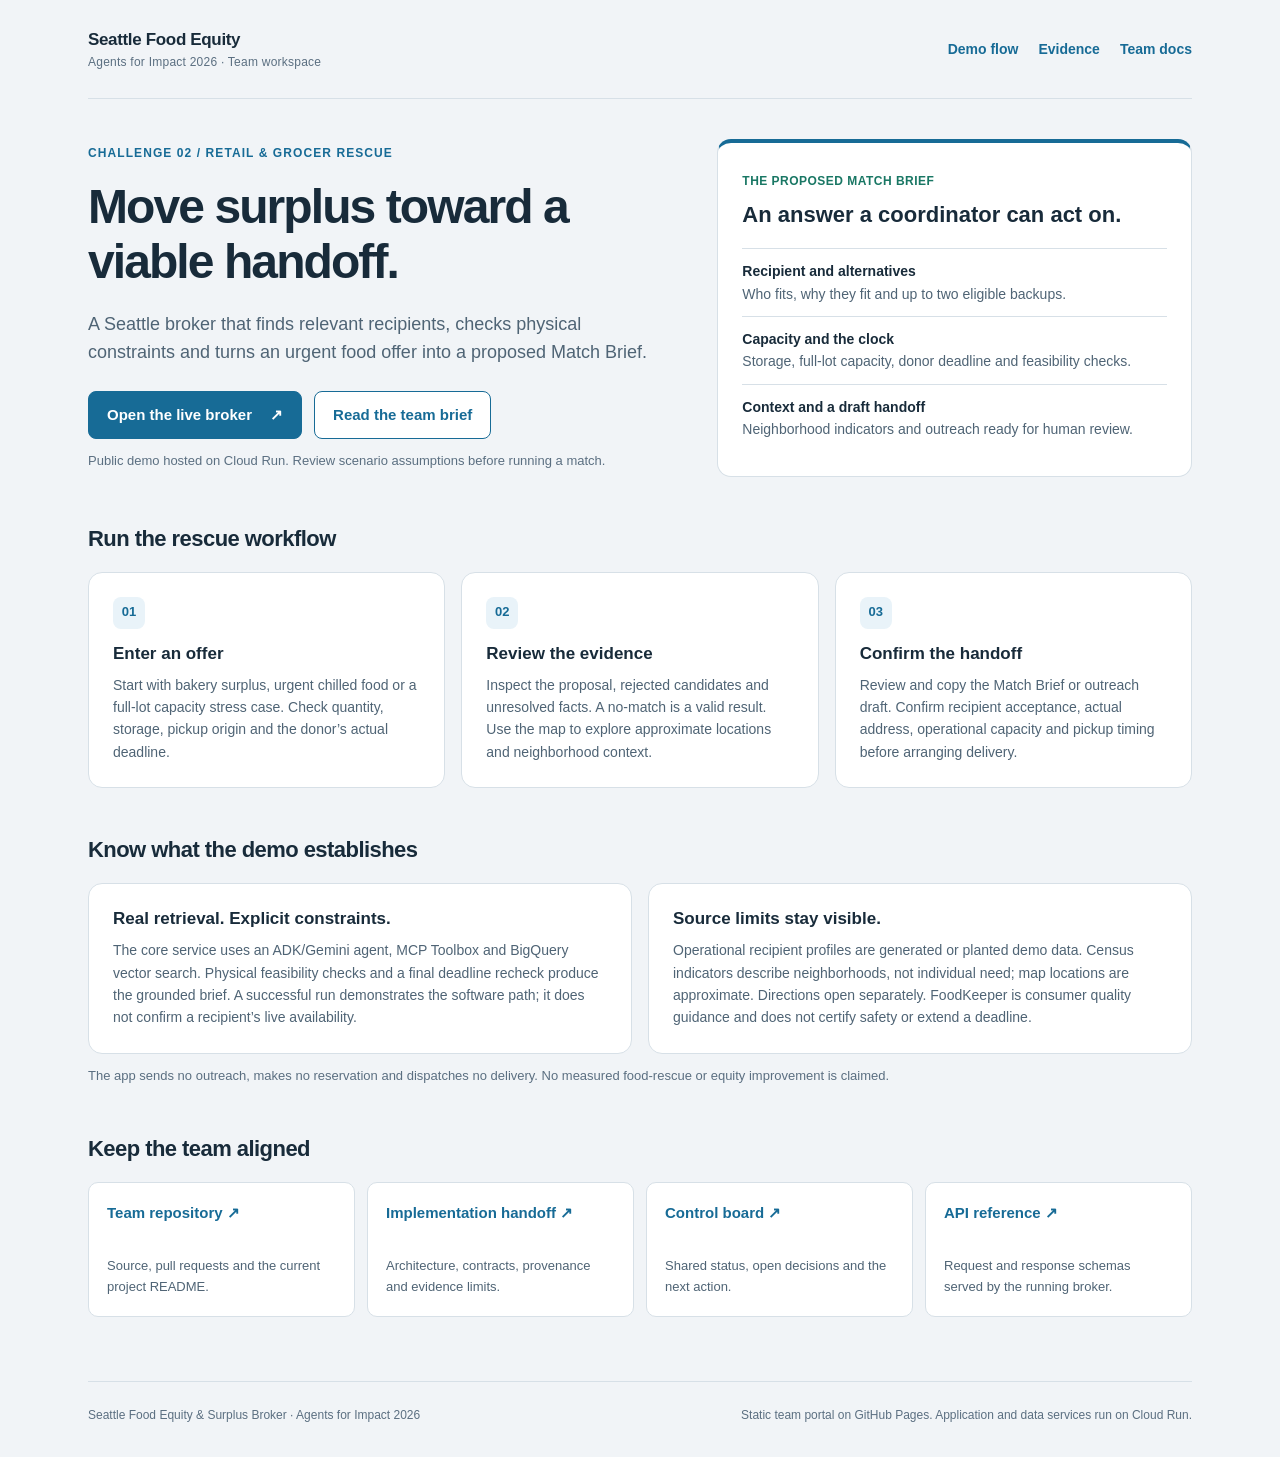
<file: site/index.html>
<!doctype html>
<html lang="en">
<head>
  <meta charset="utf-8">
  <meta name="viewport" content="width=device-width, initial-scale=1">
  <meta name="description" content="Seattle Food Equity & Surplus Broker: team demo and documentation for the Agents for Impact retail and grocer rescue challenge.">
  <meta name="color-scheme" content="light">
  <title>Seattle Food Equity · Team workspace</title>
  <style>
    :root { --page:#f1f4f7; --card:#fff; --ink:#182b3a; --secondary:#4f6475; --muted:#5b6f81; --line:#d7e0e7; --blue:#176b96; --blue-hover:#125879; --blue-soft:#e9f3f9; --green:#197764; --amber:#805416; }
    * { box-sizing:border-box; }
    html { scroll-behavior:smooth; }
    body { margin:0; background:var(--page); color:var(--ink); font:16px/1.6 -apple-system,BlinkMacSystemFont,"Segoe UI",sans-serif; }
    a { color:var(--blue); text-underline-offset:4px; }
    a:hover { color:var(--blue-hover); }
    a:focus-visible { outline:3px solid var(--blue); outline-offset:4px; border-radius:4px; }
    .skip { position:absolute; top:-100px; left:16px; z-index:1; background:var(--card); padding:12px; }
    .skip:focus { top:12px; }
    .shell { max-width:1160px; margin:auto; padding:0 28px; }
    header { display:flex; justify-content:space-between; align-items:center; gap:24px; padding:26px 0; border-bottom:1px solid var(--line); }
    .identity { font-size:17px; font-weight:700; letter-spacing:-.02em; text-decoration:none; color:var(--ink); }
    .identity span { display:block; font-size:12px; font-weight:500; color:var(--muted); letter-spacing:.02em; }
    nav { display:flex; gap:20px; flex-wrap:wrap; }
    nav a { display:inline-flex; align-items:center; min-height:44px; font-size:14px; text-decoration:none; font-weight:600; }
    main { padding:40px 0 24px; }
    .hero { display:grid; grid-template-columns:1.25fr 1fr; gap:36px; align-items:center; }
    .eyebrow { margin:0 0 16px; font-size:12px; font-weight:700; letter-spacing:.09em; text-transform:uppercase; color:var(--blue); }
    h1 { max-width:700px; margin:0; font-size:clamp(32px,4vw,48px); line-height:1.15; letter-spacing:-.04em; font-weight:700; }
    .lead { max-width:570px; margin:20px 0; color:var(--secondary); font-size:18px; }
    .actions { display:flex; flex-wrap:wrap; align-items:center; gap:12px; margin-top:24px; }
    .button { display:inline-flex; min-height:48px; align-items:center; justify-content:center; gap:18px; padding:10px 18px; border-radius:8px; border:1px solid var(--blue); text-decoration:none; font-size:15px; font-weight:650; }
    .primary { background:var(--blue); color:#fff; }
    .primary:hover { background:var(--blue-hover); color:#fff; }
    .secondary { background:var(--card); }
    .micro { font-size:13px; color:var(--muted); margin:12px 0 0; }
    .card { background:var(--card); border:1px solid var(--line); border-radius:14px; padding:24px; }
    .brief { border-top:4px solid var(--blue); }
    .brief h2 { margin:4px 0 16px; font-size:22px; }
    .tag { display:inline-block; color:var(--green); font-size:12px; font-weight:700; letter-spacing:.04em; text-transform:uppercase; }
    .brief ul { padding:0; margin:0; list-style:none; }
    .brief li { padding:11px 0; border-top:1px solid var(--line); font-size:14px; color:var(--secondary); }
    .brief strong { display:block; color:var(--ink); font-weight:650; }
    section { margin-top:44px; scroll-margin-top:20px; }
    .section-title { margin:0 0 16px; font-size:22px; letter-spacing:-.025em; }
    .steps { display:grid; grid-template-columns:repeat(3,minmax(0,1fr)); gap:16px; }
    .step { display:inline-flex; justify-content:center; align-items:center; width:32px; height:32px; border-radius:8px; background:var(--blue-soft); color:var(--blue); font-weight:700; font-size:13px; }
    h3 { margin:14px 0 8px; font-size:17px; line-height:1.35; }
    .card p { margin:0; font-size:14px; color:var(--secondary); }
    .evidence { display:grid; grid-template-columns:1fr 1fr; gap:16px; }
    .evidence h3 { margin-top:0; }
    .evidence .note { color:var(--amber); }
    .resources { display:grid; grid-template-columns:repeat(4,minmax(0,1fr)); gap:12px; }
    .resource { display:flex; flex-direction:column; justify-content:space-between; min-height:135px; border-radius:10px; padding:18px; background:var(--card); border:1px solid var(--line); text-decoration:none; }
    .resource:hover { border-color:var(--blue); background:#fafdff; }
    .resource strong { font-size:15px; }
    .resource span { color:var(--secondary); font-size:13px; margin-top:12px; }
    footer { display:flex; flex-wrap:wrap; justify-content:space-between; gap:12px; border-top:1px solid var(--line); margin-top:40px; padding:24px 0 32px; color:var(--muted); font-size:12px; }
    footer p { margin:0; }
    @media(max-width:850px) { .hero { grid-template-columns:1fr; gap:24px; } .resources { grid-template-columns:1fr 1fr; } .lead { max-width:670px; } }
    @media(max-width:600px) {
      .shell { padding:0 18px; } header { align-items:flex-start; flex-direction:column; gap:10px; padding:20px 0 12px; }
      nav { gap:20px; } main { padding-top:28px; } .lead { font-size:16px; } .steps,.evidence { grid-template-columns:1fr; }
      .card { padding:20px; } section { margin-top:32px; } .actions { align-items:stretch; } .button { flex:1 1 150px; }
      .resources { gap:10px; } .resource { padding:14px; } .resource strong { font-size:14px; }
    }
    @media(prefers-reduced-motion:reduce) { html { scroll-behavior:auto; } }
  </style>
</head>
<body>
  <a class="skip" href="#main">Skip to the team workspace</a>
  <div class="shell">
    <header>
      <a class="identity" href="./">Seattle Food Equity<span>Agents for Impact 2026 · Team workspace</span></a>
      <nav aria-label="Team navigation">
        <a href="#demo">Demo flow</a>
        <a href="#evidence">Evidence</a>
        <a href="#team">Team docs</a>
      </nav>
    </header>
    <main id="main">
      <div class="hero">
        <div>
          <p class="eyebrow">Challenge 02 / Retail &amp; grocer rescue</p>
          <h1>Move surplus toward a viable handoff.</h1>
          <p class="lead">A Seattle broker that finds relevant recipients, checks physical constraints and turns an urgent food offer into a proposed Match Brief.</p>
          <div class="actions">
            <a class="button primary" href="https://seattle-food-broker-6ukbp746xa-ue.a.run.app/">Open the live broker <span aria-hidden="true">↗</span></a>
            <a class="button secondary" href="https://github.com/niatalwalkar/food-equity/blob/main/docs/PRE-READ.md">Read the team brief</a>
          </div>
          <p class="micro">Public demo hosted on Cloud Run. Review scenario assumptions before running a match.</p>
        </div>
        <aside class="card brief" aria-labelledby="brief-title">
          <span class="tag">The proposed Match Brief</span>
          <h2 id="brief-title">An answer a coordinator can act on.</h2>
          <ul>
            <li><strong>Recipient and alternatives</strong>Who fits, why they fit and up to two eligible backups.</li>
            <li><strong>Capacity and the clock</strong>Storage, full-lot capacity, donor deadline and feasibility checks.</li>
            <li><strong>Context and a draft handoff</strong>Neighborhood indicators and outreach ready for human review.</li>
          </ul>
        </aside>
      </div>
      <section id="demo" aria-labelledby="demo-title">
        <h2 id="demo-title" class="section-title">Run the rescue workflow</h2>
        <div class="steps">
          <article class="card"><span class="step" aria-hidden="true">01</span><h3>Enter an offer</h3><p>Start with bakery surplus, urgent chilled food or a full-lot capacity stress case. Check quantity, storage, pickup origin and the donor’s actual deadline.</p></article>
          <article class="card"><span class="step" aria-hidden="true">02</span><h3>Review the evidence</h3><p>Inspect the proposal, rejected candidates and unresolved facts. A no-match is a valid result. Use the map to explore approximate locations and neighborhood context.</p></article>
          <article class="card"><span class="step" aria-hidden="true">03</span><h3>Confirm the handoff</h3><p>Review and copy the Match Brief or outreach draft. Confirm recipient acceptance, actual address, operational capacity and pickup timing before arranging delivery.</p></article>
        </div>
      </section>
      <section id="evidence" aria-labelledby="evidence-title">
        <h2 id="evidence-title" class="section-title">Know what the demo establishes</h2>
        <div class="evidence">
          <article class="card"><h3>Real retrieval. Explicit constraints.</h3><p>The core service uses an ADK/Gemini agent, MCP Toolbox and BigQuery vector search. Physical feasibility checks and a final deadline recheck produce the grounded brief. A successful run demonstrates the software path; it does not confirm a recipient’s live availability.</p></article>
          <article class="card"><h3>Source limits stay visible.</h3><p>Operational recipient profiles are generated or planted demo data. Census indicators describe neighborhoods, not individual need; map locations are approximate. Directions open separately. FoodKeeper is consumer quality guidance and does not certify safety or extend a deadline.</p></article>
        </div>
        <p class="micro">The app sends no outreach, makes no reservation and dispatches no delivery. No measured food-rescue or equity improvement is claimed.</p>
      </section>
      <section id="team" aria-labelledby="team-title">
        <h2 id="team-title" class="section-title">Keep the team aligned</h2>
        <div class="resources">
          <a class="resource" href="https://github.com/niatalwalkar/food-equity"><strong>Team repository ↗</strong><span>Source, pull requests and the current project README.</span></a>
          <a class="resource" href="https://github.com/niatalwalkar/food-equity/blob/main/docs/IMPLEMENTATION-HANDOFF.md"><strong>Implementation handoff ↗</strong><span>Architecture, contracts, provenance and evidence limits.</span></a>
          <a class="resource" href="https://github.com/niatalwalkar/food-equity/blob/main/HACKATHON-BOARD.md"><strong>Control board ↗</strong><span>Shared status, open decisions and the next action.</span></a>
          <a class="resource" href="https://seattle-food-broker-6ukbp746xa-ue.a.run.app/docs"><strong>API reference ↗</strong><span>Request and response schemas served by the running broker.</span></a>
        </div>
      </section>
    </main>
    <footer>
      <p>Seattle Food Equity &amp; Surplus Broker · Agents for Impact 2026</p>
      <p>Static team portal on GitHub Pages. Application and data services run on Cloud Run.</p>
    </footer>
  </div>
</body>
</html>
</file>
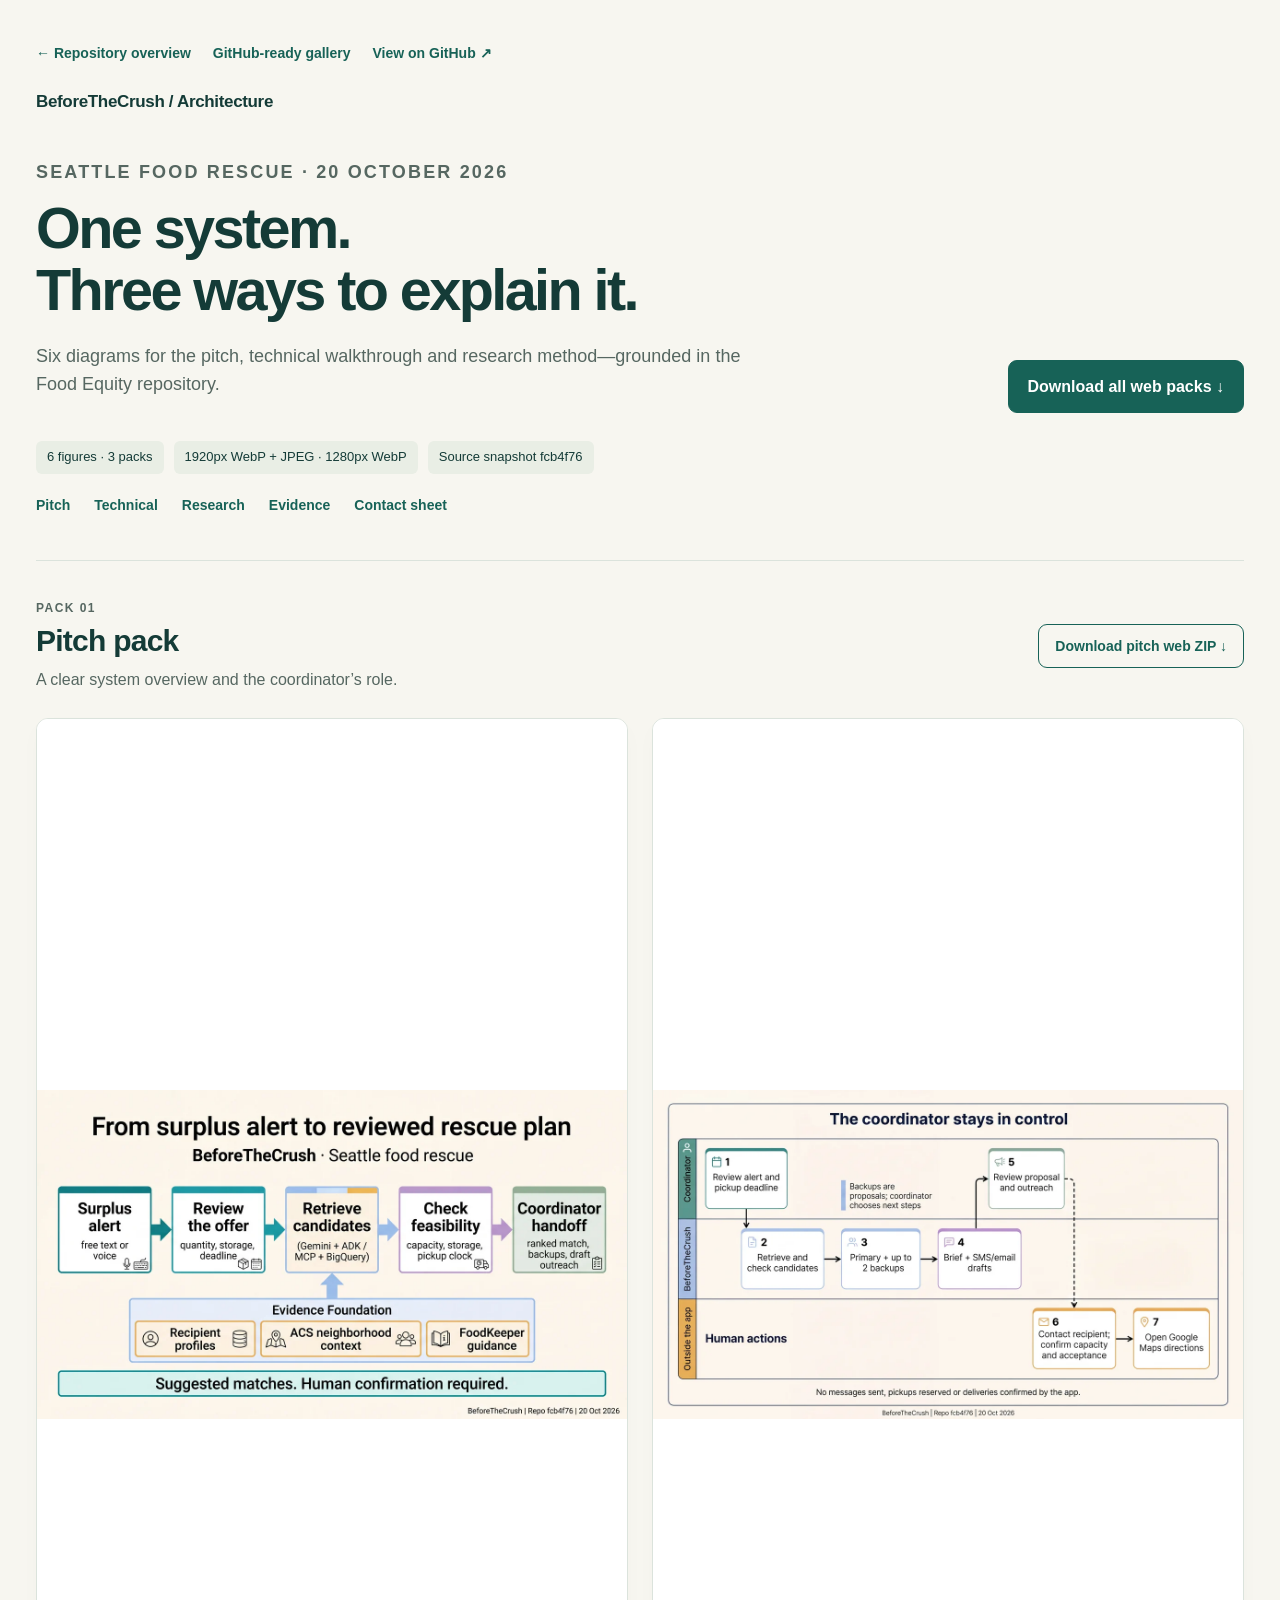
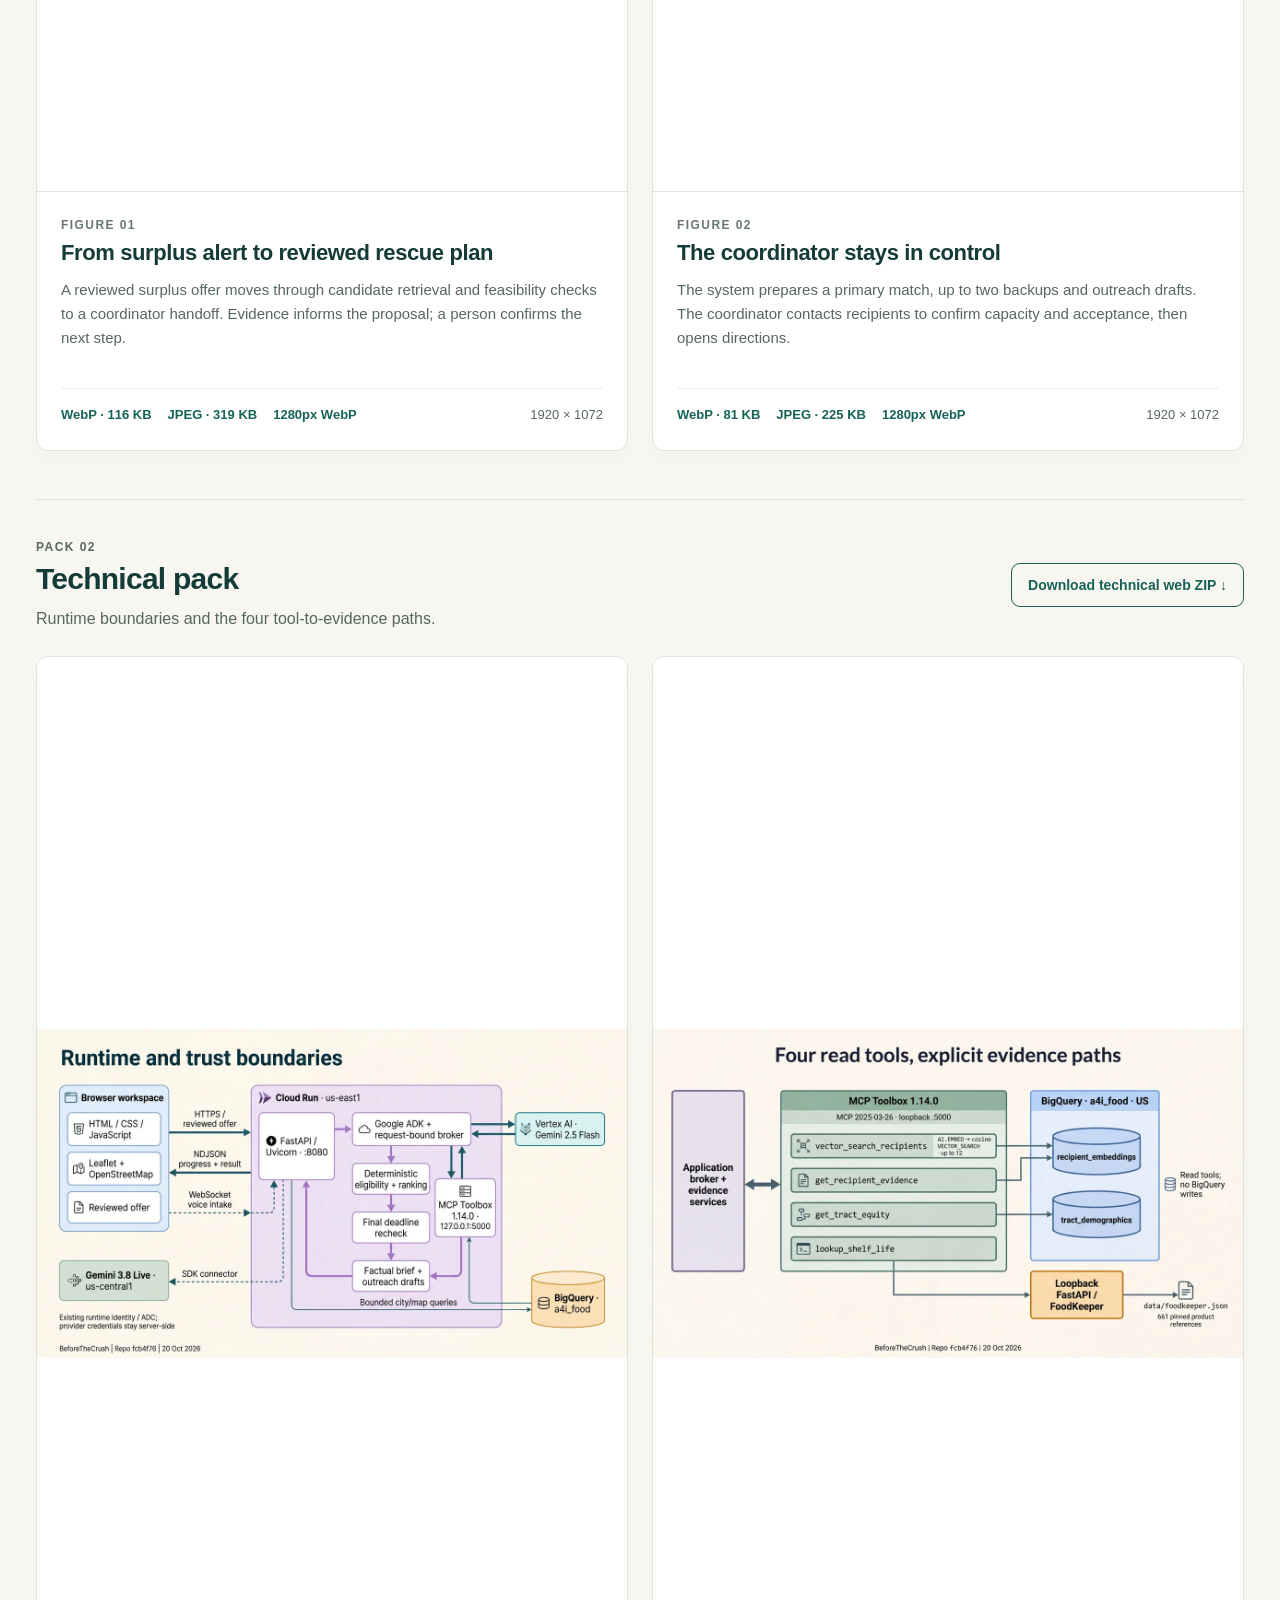
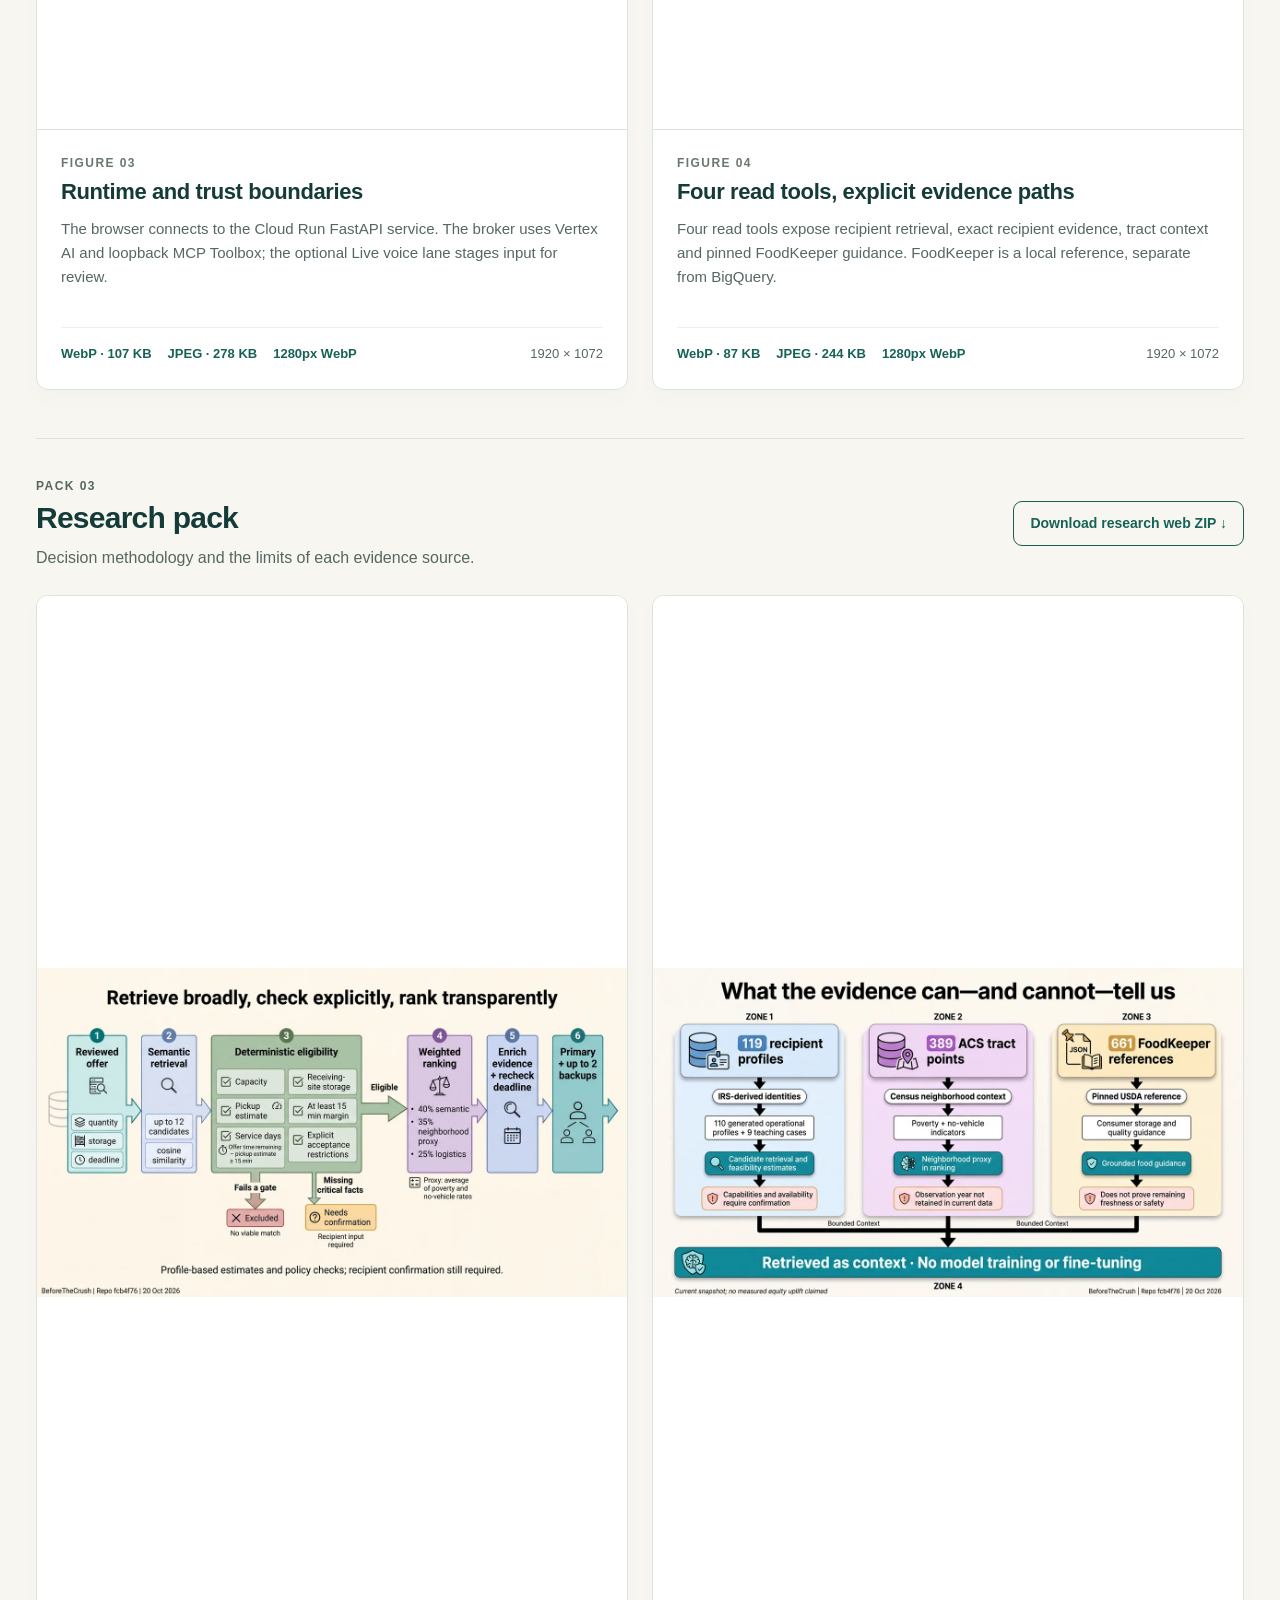
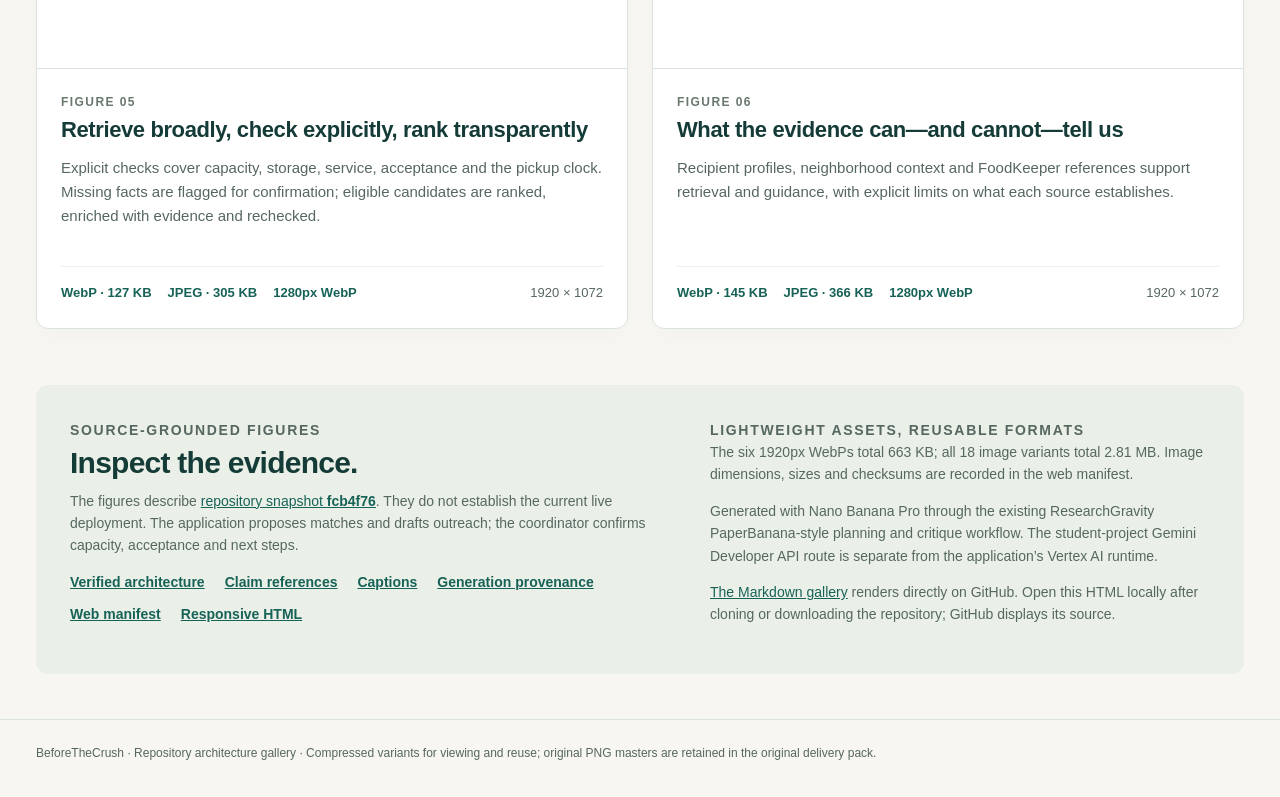
<file: docs/architecture/index.html>
<!doctype html>
<html lang="en">
<head>
<meta charset="utf-8">
<meta name="viewport" content="width=device-width,initial-scale=1">
<meta name="description" content="Six repository-grounded architecture diagrams for the BeforeTheCrush Seattle food-rescue broker.">
<title>BeforeTheCrush · Architecture gallery</title>
<style>
:root{color-scheme:light;--ink:#143b37;--muted:#566761;--paper:#f7f6f0;--teal:#176257;--line:#dbe3dc}*{box-sizing:border-box}html{scroll-behavior:smooth}body{margin:0;background:var(--paper);color:var(--ink);font:16px/1.6 -apple-system,BlinkMacSystemFont,"Segoe UI",sans-serif}a{color:var(--teal)}a:focus-visible{outline:3px solid #d59146;outline-offset:5px}header,main,footer{max-width:1280px;margin:auto;padding-left:36px;padding-right:36px}header{padding-top:42px;padding-bottom:44px}.brand{font-size:17px;font-weight:750;letter-spacing:-.02em}.hero{display:flex;align-items:end;justify-content:space-between;gap:40px;margin-top:42px}.hero p{max-width:740px;font-size:18px;color:var(--muted)}h1{font-size:clamp(36px,4.5vw,62px);line-height:1.07;letter-spacing:-.045em;margin:12px 0 20px;max-width:800px}h2{font-size:30px;line-height:1.15;letter-spacing:-.025em;margin:5px 0 9px}h3{font-size:22px;line-height:1.25;letter-spacing:-.018em;margin:4px 0 12px}p{margin:0 0 14px}.eyebrow{font-size:12px;font-weight:750;letter-spacing:.12em;margin:0;color:#68786d;text-transform:uppercase}.button{display:inline-flex;white-space:nowrap;text-decoration:none;padding:13px 19px;border-radius:9px;background:var(--teal);color:#fff;font-weight:650;border:1px solid var(--teal)}.button.secondary{background:transparent;color:var(--teal);font-size:14px;padding:10px 16px}.meta{display:flex;flex-wrap:wrap;gap:10px;margin-top:28px}.meta span{padding:6px 11px;border-radius:6px;background:#e9eee5;font-size:13px}.nav{display:flex;gap:24px;flex-wrap:wrap;padding:20px 0 0;font-size:14px;font-weight:650}.nav a{text-decoration:none}.pack{padding:38px 0 48px;border-top:1px solid var(--line)}.sectionhead{display:flex;justify-content:space-between;align-items:center;gap:24px;margin-bottom:25px}.sectionhead p{color:var(--muted);margin-bottom:0}.grid{display:grid;grid-template-columns:repeat(2,minmax(0,1fr));gap:24px}.card{overflow:hidden;background:#fff;border:1px solid var(--line);border-radius:12px;box-shadow:0 8px 22px #143b3705}.figure{display:block;background:white;border-bottom:1px solid var(--line)}.figure img{display:block;width:100%;aspect-ratio:1920/1072;object-fit:contain}.cardbody{padding:24px}.cardbody>p:not(.eyebrow){color:var(--muted);font-size:15px;min-height:72px}.cardfoot{border-top:1px solid #edf0eb;padding-top:16px;display:flex;justify-content:space-between;gap:14px;align-items:center;font-size:13px}.cardfoot a{font-weight:700;text-decoration:none}.assetlinks{display:flex;flex-wrap:wrap;gap:8px 16px}.figure picture{display:block}.cardfoot span{color:var(--muted)}.evidence{display:grid;grid-template-columns:1.2fr 1fr;gap:40px;padding:34px;background:#eaf0e7;border-radius:12px;margin:8px 0 45px}.evidence p{color:var(--muted);font-size:14px}.resources{display:flex;flex-wrap:wrap;gap:10px 20px;font-size:14px}.resources a{font-weight:650}footer{border-top:1px solid var(--line);padding-top:24px;padding-bottom:34px;color:var(--muted);font-size:12px}@media(max-width:800px){header,main,footer{padding-left:20px;padding-right:20px}.hero{align-items:start;flex-direction:column;gap:16px;margin-top:30px}.grid,.evidence{grid-template-columns:1fr}.sectionhead{align-items:start;flex-direction:column}.cardbody>p:not(.eyebrow){min-height:0}.evidence{padding:24px;gap:18px}.cardfoot{flex-wrap:wrap}}@media(prefers-reduced-motion:reduce){html{scroll-behavior:auto}}

.backlinks{display:flex;flex-wrap:wrap;gap:12px 22px;font-size:14px;margin-bottom:24px}.backlinks a{text-decoration:none;font-weight:650}.hero .button{white-space:normal}.cardfoot span{white-space:nowrap}.cardbody>p:not(.eyebrow){min-height:96px}@media(max-width:800px){.cardbody>p:not(.eyebrow){min-height:0}}
</style>
</head>
<body>
<header>
<div class="backlinks"><a href="../../README.md">← Repository overview</a><a href="README.md">GitHub-ready gallery</a><a href="https://github.com/niatalwalkar/food-equity/tree/main/docs/architecture">View on GitHub ↗</a></div>
<div class="brand">BeforeTheCrush / Architecture</div>
<div class="hero"><div><p class="eyebrow">Seattle food rescue · 20 October 2026</p><h1>One system.<br>Three ways to explain it.</h1><p>Six diagrams for the pitch, technical walkthrough and research method—grounded in the Food Equity repository.</p></div><a class="button" href="downloads/BeforeTheCrush-web.zip" download>Download all web packs ↓</a></div>
<div class="meta"><span>6 figures · 3 packs</span><span>1920px WebP + JPEG · 1280px WebP</span><span>Source snapshot fcb4f76</span></div>
<nav class="nav" aria-label="Architecture packs"><a href="#01-pitch">Pitch</a><a href="#02-technical">Technical</a><a href="#03-research">Research</a><a href="#evidence">Evidence</a><a href="contact-sheet.jpg">Contact sheet</a></nav>
</header>
<main>
<section id="01-pitch" class="pack" aria-labelledby="heading-01-pitch">
<div class="sectionhead"><div><p class="eyebrow">Pack 01</p><h2 id="heading-01-pitch">Pitch pack</h2><p>A clear system overview and the coordinator’s role.</p></div><a class="button secondary" href="downloads/BeforeTheCrush-01-pitch-web.zip" download>Download pitch web ZIP ↓</a></div>
<div class="grid">
<article class="card">
<a class="figure" href="web/01-pitch/01-pitch-overview-1920.webp" aria-label="Open From surplus alert to reviewed rescue plan at 1920 pixels"><picture><source type="image/webp" srcset="web/01-pitch/01-pitch-overview-1280.webp 1280w, web/01-pitch/01-pitch-overview-1920.webp 1920w" sizes="(max-width: 800px) calc(100vw - 40px), (max-width: 1280px) 50vw, 592px"><img src="web/01-pitch/01-pitch-overview-1920.jpg" width="1920" height="1072" alt="A reviewed surplus offer moves through candidate retrieval and feasibility checks to a coordinator handoff. Evidence informs the proposal; a person confirms the next step." loading="lazy" decoding="async"></picture></a>
<div class="cardbody"><p class="eyebrow">Figure 01</p><h3>From surplus alert to reviewed rescue plan</h3><p>A reviewed surplus offer moves through candidate retrieval and feasibility checks to a coordinator handoff. Evidence informs the proposal; a person confirms the next step.</p><div class="cardfoot"><div class="assetlinks"><a href="web/01-pitch/01-pitch-overview-1920.webp" download>WebP · 116 KB</a><a href="web/01-pitch/01-pitch-overview-1920.jpg" download>JPEG · 319 KB</a><a href="web/01-pitch/01-pitch-overview-1280.webp" download>1280px WebP</a></div><span>1920 × 1072</span></div></div>
</article>
<article class="card">
<a class="figure" href="web/01-pitch/02-human-handoff-1920.webp" aria-label="Open The coordinator stays in control at 1920 pixels"><picture><source type="image/webp" srcset="web/01-pitch/02-human-handoff-1280.webp 1280w, web/01-pitch/02-human-handoff-1920.webp 1920w" sizes="(max-width: 800px) calc(100vw - 40px), (max-width: 1280px) 50vw, 592px"><img src="web/01-pitch/02-human-handoff-1920.jpg" width="1920" height="1072" alt="The system prepares a primary match, up to two backups and outreach drafts. The coordinator contacts recipients to confirm capacity and acceptance, then opens directions." loading="lazy" decoding="async"></picture></a>
<div class="cardbody"><p class="eyebrow">Figure 02</p><h3>The coordinator stays in control</h3><p>The system prepares a primary match, up to two backups and outreach drafts. The coordinator contacts recipients to confirm capacity and acceptance, then opens directions.</p><div class="cardfoot"><div class="assetlinks"><a href="web/01-pitch/02-human-handoff-1920.webp" download>WebP · 81 KB</a><a href="web/01-pitch/02-human-handoff-1920.jpg" download>JPEG · 225 KB</a><a href="web/01-pitch/02-human-handoff-1280.webp" download>1280px WebP</a></div><span>1920 × 1072</span></div></div>
</article>
</div>
</section>
<section id="02-technical" class="pack" aria-labelledby="heading-02-technical">
<div class="sectionhead"><div><p class="eyebrow">Pack 02</p><h2 id="heading-02-technical">Technical pack</h2><p>Runtime boundaries and the four tool-to-evidence paths.</p></div><a class="button secondary" href="downloads/BeforeTheCrush-02-technical-web.zip" download>Download technical web ZIP ↓</a></div>
<div class="grid">
<article class="card">
<a class="figure" href="web/02-technical/03-runtime-architecture-1920.webp" aria-label="Open Runtime and trust boundaries at 1920 pixels"><picture><source type="image/webp" srcset="web/02-technical/03-runtime-architecture-1280.webp 1280w, web/02-technical/03-runtime-architecture-1920.webp 1920w" sizes="(max-width: 800px) calc(100vw - 40px), (max-width: 1280px) 50vw, 592px"><img src="web/02-technical/03-runtime-architecture-1920.jpg" width="1920" height="1072" alt="The browser connects to the Cloud Run FastAPI service. The broker uses Vertex AI and loopback MCP Toolbox; the optional Live voice lane stages input for review." loading="lazy" decoding="async"></picture></a>
<div class="cardbody"><p class="eyebrow">Figure 03</p><h3>Runtime and trust boundaries</h3><p>The browser connects to the Cloud Run FastAPI service. The broker uses Vertex AI and loopback MCP Toolbox; the optional Live voice lane stages input for review.</p><div class="cardfoot"><div class="assetlinks"><a href="web/02-technical/03-runtime-architecture-1920.webp" download>WebP · 107 KB</a><a href="web/02-technical/03-runtime-architecture-1920.jpg" download>JPEG · 278 KB</a><a href="web/02-technical/03-runtime-architecture-1280.webp" download>1280px WebP</a></div><span>1920 × 1072</span></div></div>
</article>
<article class="card">
<a class="figure" href="web/02-technical/04-mcp-data-topology-1920.webp" aria-label="Open Four read tools, explicit evidence paths at 1920 pixels"><picture><source type="image/webp" srcset="web/02-technical/04-mcp-data-topology-1280.webp 1280w, web/02-technical/04-mcp-data-topology-1920.webp 1920w" sizes="(max-width: 800px) calc(100vw - 40px), (max-width: 1280px) 50vw, 592px"><img src="web/02-technical/04-mcp-data-topology-1920.jpg" width="1920" height="1072" alt="Four read tools expose recipient retrieval, exact recipient evidence, tract context and pinned FoodKeeper guidance. FoodKeeper is a local reference, separate from BigQuery." loading="lazy" decoding="async"></picture></a>
<div class="cardbody"><p class="eyebrow">Figure 04</p><h3>Four read tools, explicit evidence paths</h3><p>Four read tools expose recipient retrieval, exact recipient evidence, tract context and pinned FoodKeeper guidance. FoodKeeper is a local reference, separate from BigQuery.</p><div class="cardfoot"><div class="assetlinks"><a href="web/02-technical/04-mcp-data-topology-1920.webp" download>WebP · 87 KB</a><a href="web/02-technical/04-mcp-data-topology-1920.jpg" download>JPEG · 244 KB</a><a href="web/02-technical/04-mcp-data-topology-1280.webp" download>1280px WebP</a></div><span>1920 × 1072</span></div></div>
</article>
</div>
</section>
<section id="03-research" class="pack" aria-labelledby="heading-03-research">
<div class="sectionhead"><div><p class="eyebrow">Pack 03</p><h2 id="heading-03-research">Research pack</h2><p>Decision methodology and the limits of each evidence source.</p></div><a class="button secondary" href="downloads/BeforeTheCrush-03-research-web.zip" download>Download research web ZIP ↓</a></div>
<div class="grid">
<article class="card">
<a class="figure" href="web/03-research/05-decision-method-1920.webp" aria-label="Open Retrieve broadly, check explicitly, rank transparently at 1920 pixels"><picture><source type="image/webp" srcset="web/03-research/05-decision-method-1280.webp 1280w, web/03-research/05-decision-method-1920.webp 1920w" sizes="(max-width: 800px) calc(100vw - 40px), (max-width: 1280px) 50vw, 592px"><img src="web/03-research/05-decision-method-1920.jpg" width="1920" height="1072" alt="Explicit checks cover capacity, storage, service, acceptance and the pickup clock. Missing facts are flagged for confirmation; eligible candidates are ranked, enriched with evidence and rechecked." loading="lazy" decoding="async"></picture></a>
<div class="cardbody"><p class="eyebrow">Figure 05</p><h3>Retrieve broadly, check explicitly, rank transparently</h3><p>Explicit checks cover capacity, storage, service, acceptance and the pickup clock. Missing facts are flagged for confirmation; eligible candidates are ranked, enriched with evidence and rechecked.</p><div class="cardfoot"><div class="assetlinks"><a href="web/03-research/05-decision-method-1920.webp" download>WebP · 127 KB</a><a href="web/03-research/05-decision-method-1920.jpg" download>JPEG · 305 KB</a><a href="web/03-research/05-decision-method-1280.webp" download>1280px WebP</a></div><span>1920 × 1072</span></div></div>
</article>
<article class="card">
<a class="figure" href="web/03-research/06-data-provenance-1920.webp" aria-label="Open What the evidence can—and cannot—tell us at 1920 pixels"><picture><source type="image/webp" srcset="web/03-research/06-data-provenance-1280.webp 1280w, web/03-research/06-data-provenance-1920.webp 1920w" sizes="(max-width: 800px) calc(100vw - 40px), (max-width: 1280px) 50vw, 592px"><img src="web/03-research/06-data-provenance-1920.jpg" width="1920" height="1072" alt="Recipient profiles, neighborhood context and FoodKeeper references support retrieval and guidance, with explicit limits on what each source establishes." loading="lazy" decoding="async"></picture></a>
<div class="cardbody"><p class="eyebrow">Figure 06</p><h3>What the evidence can—and cannot—tell us</h3><p>Recipient profiles, neighborhood context and FoodKeeper references support retrieval and guidance, with explicit limits on what each source establishes.</p><div class="cardfoot"><div class="assetlinks"><a href="web/03-research/06-data-provenance-1920.webp" download>WebP · 145 KB</a><a href="web/03-research/06-data-provenance-1920.jpg" download>JPEG · 366 KB</a><a href="web/03-research/06-data-provenance-1280.webp" download>1280px WebP</a></div><span>1920 × 1072</span></div></div>
</article>
</div>
</section>
<aside class="evidence" id="evidence" aria-labelledby="evidence-heading">
<div><p class="eyebrow">Source-grounded figures</p><h2 id="evidence-heading">Inspect the evidence.</h2><p>The figures describe <a href="https://github.com/niatalwalkar/food-equity/tree/fcb4f76678713c55af3873acfc21e2871f44bcc7">repository snapshot <strong>fcb4f76</strong></a>. They do not establish the current live deployment. The application proposes matches and drafts outreach; the coordinator confirms capacity, acceptance and next steps.</p><div class="resources"><a href="source/VERIFIED-ARCHITECTURE.md">Verified architecture</a><a href="source/claims.json">Claim references</a><a href="CAPTIONS.md">Captions</a><a href="provenance.json">Generation provenance</a><a href="web/manifest.json">Web manifest</a><a href="web/responsive-images.html">Responsive HTML</a></div></div>
<div><p class="eyebrow">Lightweight assets, reusable formats</p><p>The six 1920px WebPs total 663 KB; all 18 image variants total 2.81 MB. Image dimensions, sizes and checksums are recorded in the web manifest.</p><p>Generated with Nano Banana Pro through the existing ResearchGravity PaperBanana-style planning and critique workflow. The student-project Gemini Developer API route is separate from the application’s Vertex AI runtime.</p><p><a href="README.md">The Markdown gallery</a> renders directly on GitHub. Open this HTML locally after cloning or downloading the repository; GitHub displays its source.</p></div>
</aside>
</main>
<footer>BeforeTheCrush · Repository architecture gallery · Compressed variants for viewing and reuse; original PNG masters are retained in the original delivery pack.</footer>
</body>
</html>
</file>
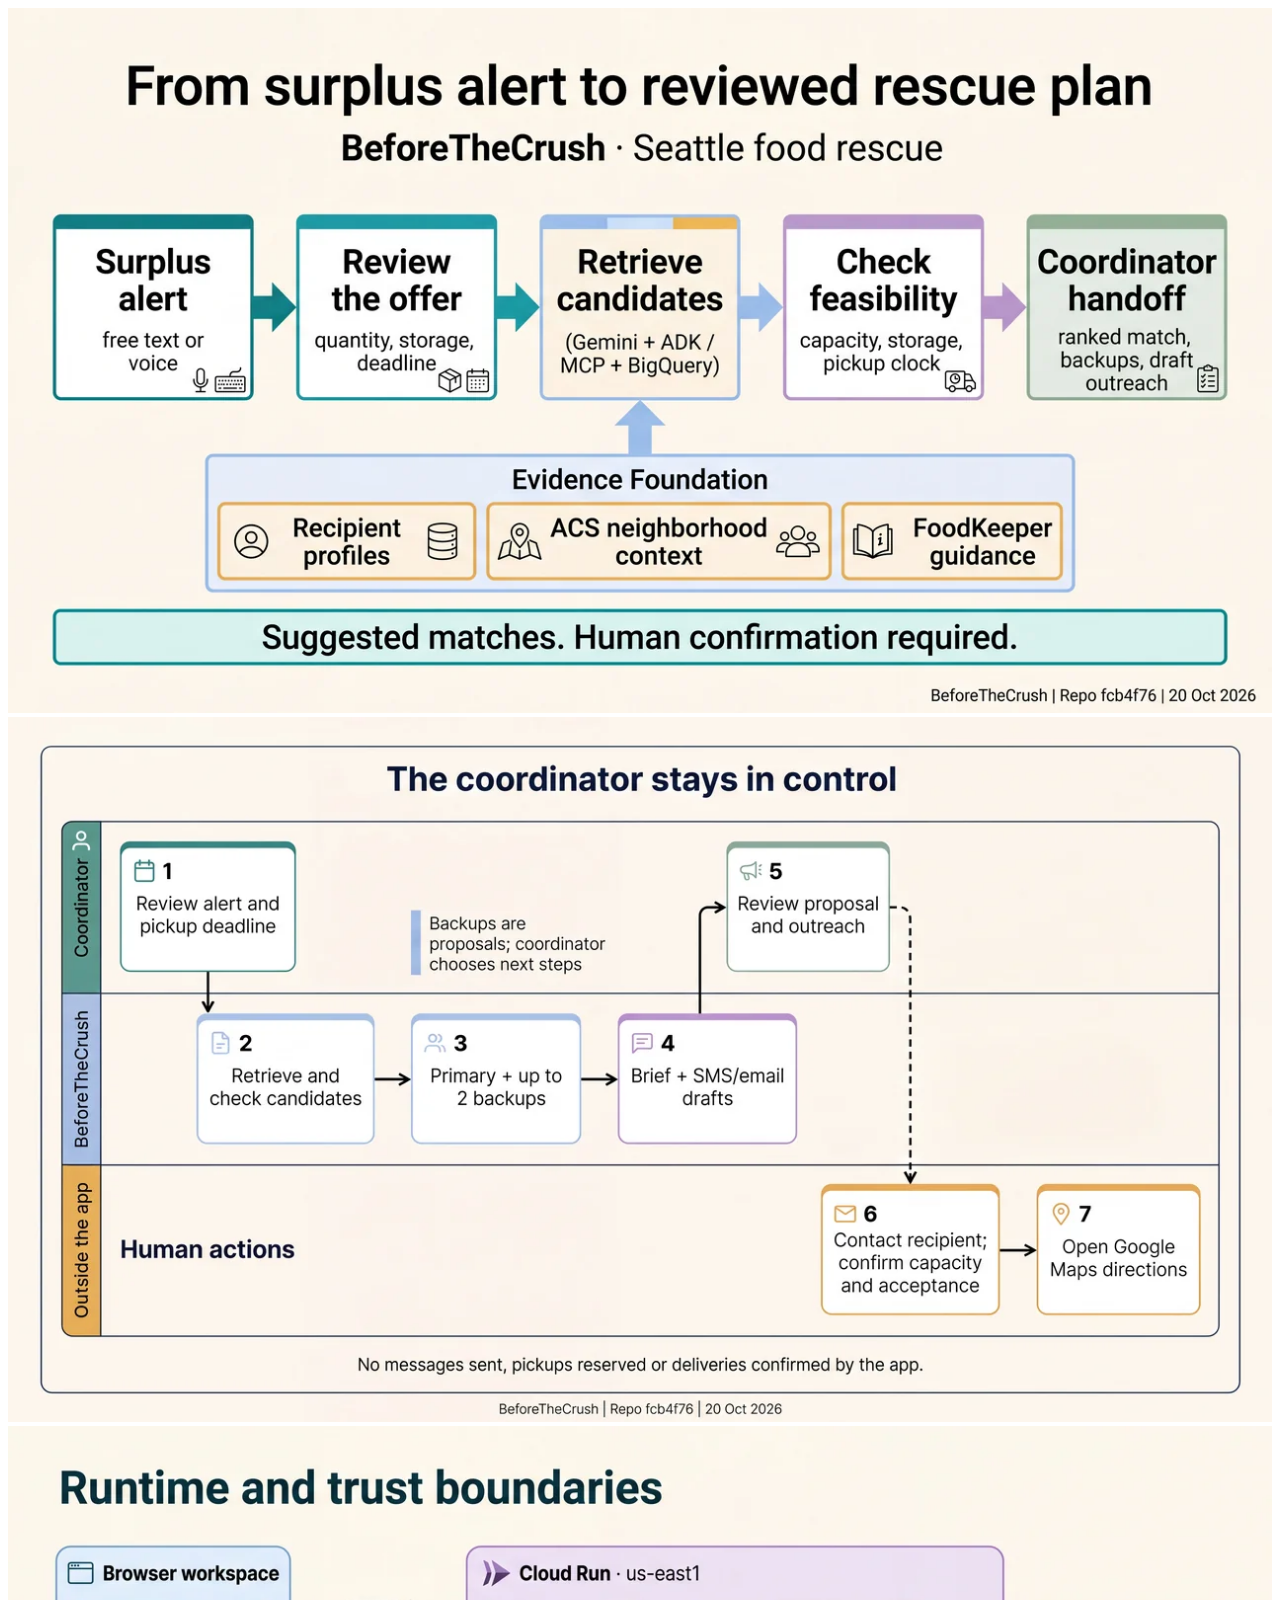
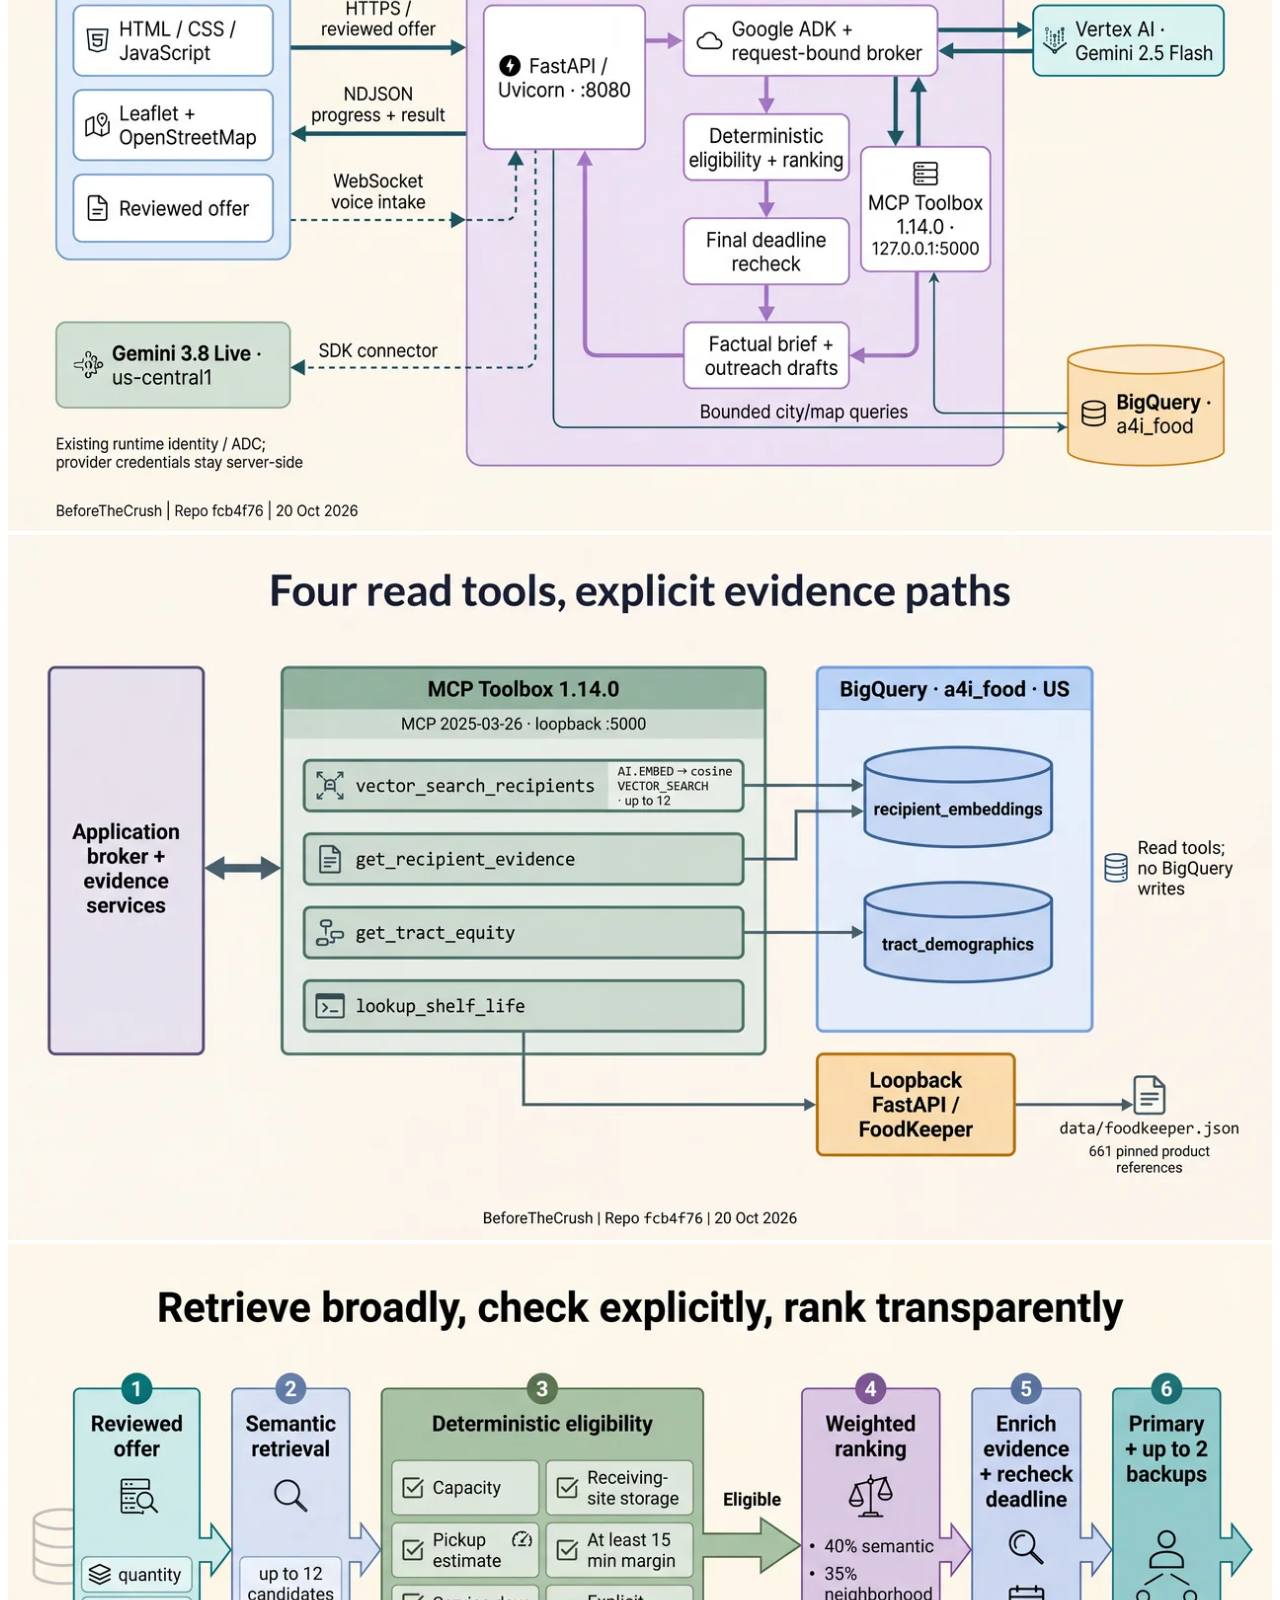
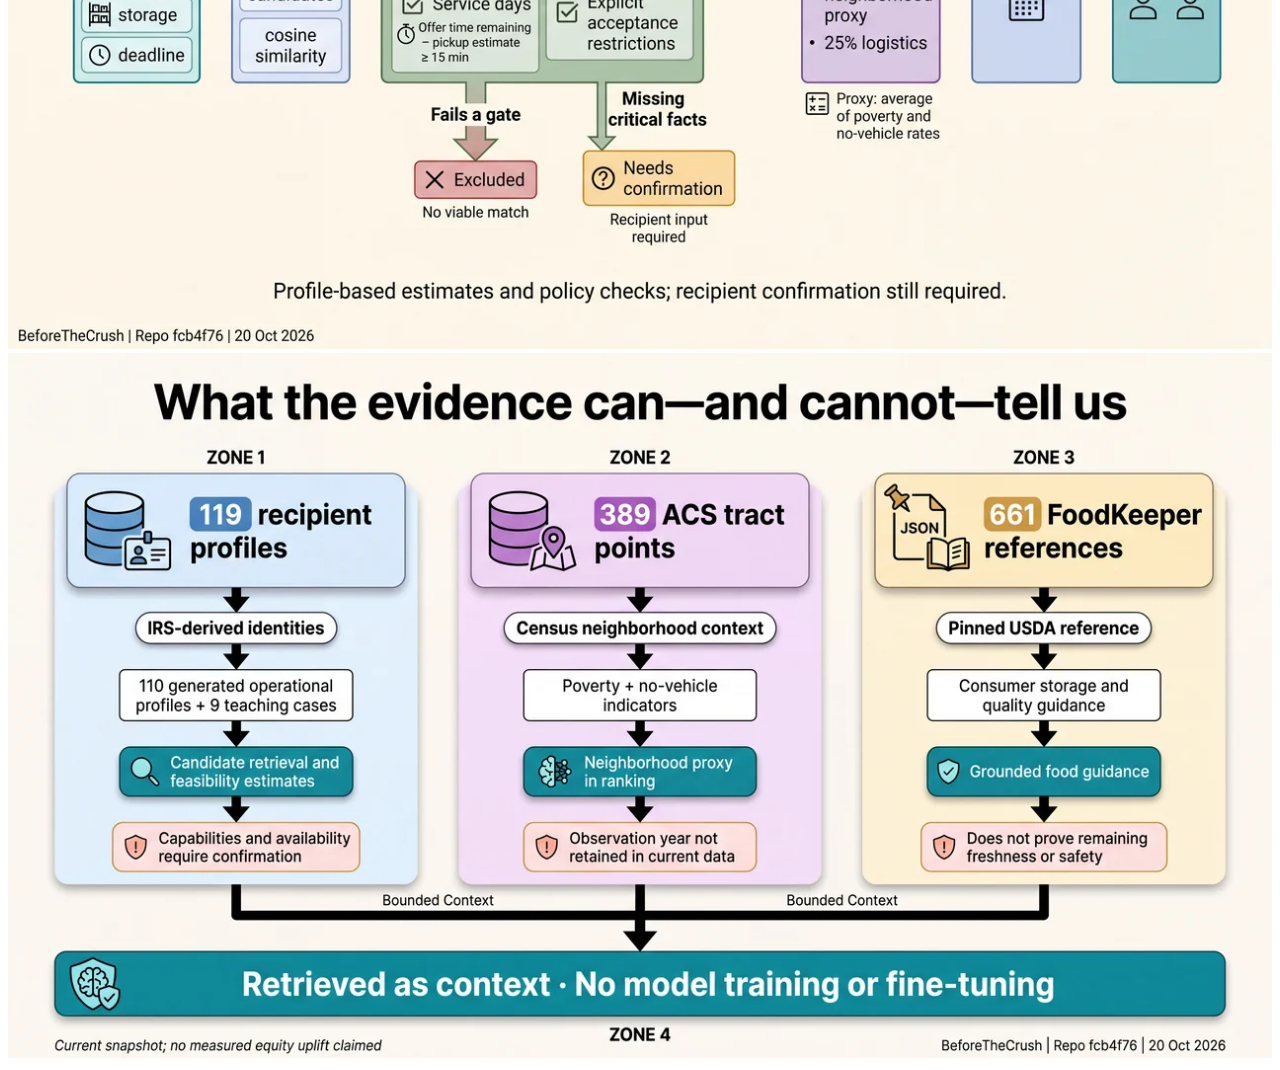
<file: docs/architecture/web/responsive-images.html>
<!doctype html><html lang="en"><head><meta charset="utf-8"><meta name="viewport" content="width=device-width,initial-scale=1"><base href="../"><title>BeforeTheCrush responsive image snippets</title></head><body>

<!-- Copy each picture element into a page at the package root. The base element above only makes this preview file work from its web/ directory. -->

<!-- From surplus alert to reviewed rescue plan -->
<picture>
  <source type="image/webp" srcset="web/01-pitch/01-pitch-overview-1280.webp 1280w, web/01-pitch/01-pitch-overview-1920.webp 1920w" sizes="(max-width: 800px) 100vw, 50vw">
  <img src="web/01-pitch/01-pitch-overview-1920.jpg" width="1920" height="1072" alt="A reviewed surplus offer moves through candidate retrieval and feasibility checks to a coordinator handoff. Evidence informs the proposal; a person confirms the next step." loading="lazy" style="max-width:100%;height:auto">
</picture>

<!-- The coordinator stays in control -->
<picture>
  <source type="image/webp" srcset="web/01-pitch/02-human-handoff-1280.webp 1280w, web/01-pitch/02-human-handoff-1920.webp 1920w" sizes="(max-width: 800px) 100vw, 50vw">
  <img src="web/01-pitch/02-human-handoff-1920.jpg" width="1920" height="1072" alt="The system prepares a primary match, up to two backups and outreach drafts. The coordinator contacts recipients to confirm capacity and acceptance, then opens directions." loading="lazy" style="max-width:100%;height:auto">
</picture>

<!-- Runtime and trust boundaries -->
<picture>
  <source type="image/webp" srcset="web/02-technical/03-runtime-architecture-1280.webp 1280w, web/02-technical/03-runtime-architecture-1920.webp 1920w" sizes="(max-width: 800px) 100vw, 50vw">
  <img src="web/02-technical/03-runtime-architecture-1920.jpg" width="1920" height="1072" alt="The browser connects to the Cloud Run FastAPI service. The broker uses Vertex AI and loopback MCP Toolbox; the optional Live voice lane stages input for review." loading="lazy" style="max-width:100%;height:auto">
</picture>

<!-- Four read tools, explicit evidence paths -->
<picture>
  <source type="image/webp" srcset="web/02-technical/04-mcp-data-topology-1280.webp 1280w, web/02-technical/04-mcp-data-topology-1920.webp 1920w" sizes="(max-width: 800px) 100vw, 50vw">
  <img src="web/02-technical/04-mcp-data-topology-1920.jpg" width="1920" height="1072" alt="Four read tools expose recipient retrieval, exact recipient evidence, tract context and pinned FoodKeeper guidance. FoodKeeper is a local reference, separate from BigQuery." loading="lazy" style="max-width:100%;height:auto">
</picture>

<!-- Retrieve broadly, check explicitly, rank transparently -->
<picture>
  <source type="image/webp" srcset="web/03-research/05-decision-method-1280.webp 1280w, web/03-research/05-decision-method-1920.webp 1920w" sizes="(max-width: 800px) 100vw, 50vw">
  <img src="web/03-research/05-decision-method-1920.jpg" width="1920" height="1072" alt="Explicit checks cover capacity, storage, service, acceptance and the pickup clock. Missing facts are flagged for confirmation; eligible candidates are ranked, enriched with evidence and rechecked." loading="lazy" style="max-width:100%;height:auto">
</picture>

<!-- What the evidence can—and cannot—tell us -->
<picture>
  <source type="image/webp" srcset="web/03-research/06-data-provenance-1280.webp 1280w, web/03-research/06-data-provenance-1920.webp 1920w" sizes="(max-width: 800px) 100vw, 50vw">
  <img src="web/03-research/06-data-provenance-1920.jpg" width="1920" height="1072" alt="Recipient profiles, neighborhood context and FoodKeeper references support retrieval and guidance, with explicit limits on what each source establishes." loading="lazy" style="max-width:100%;height:auto">
</picture>
</body></html>
</file>
